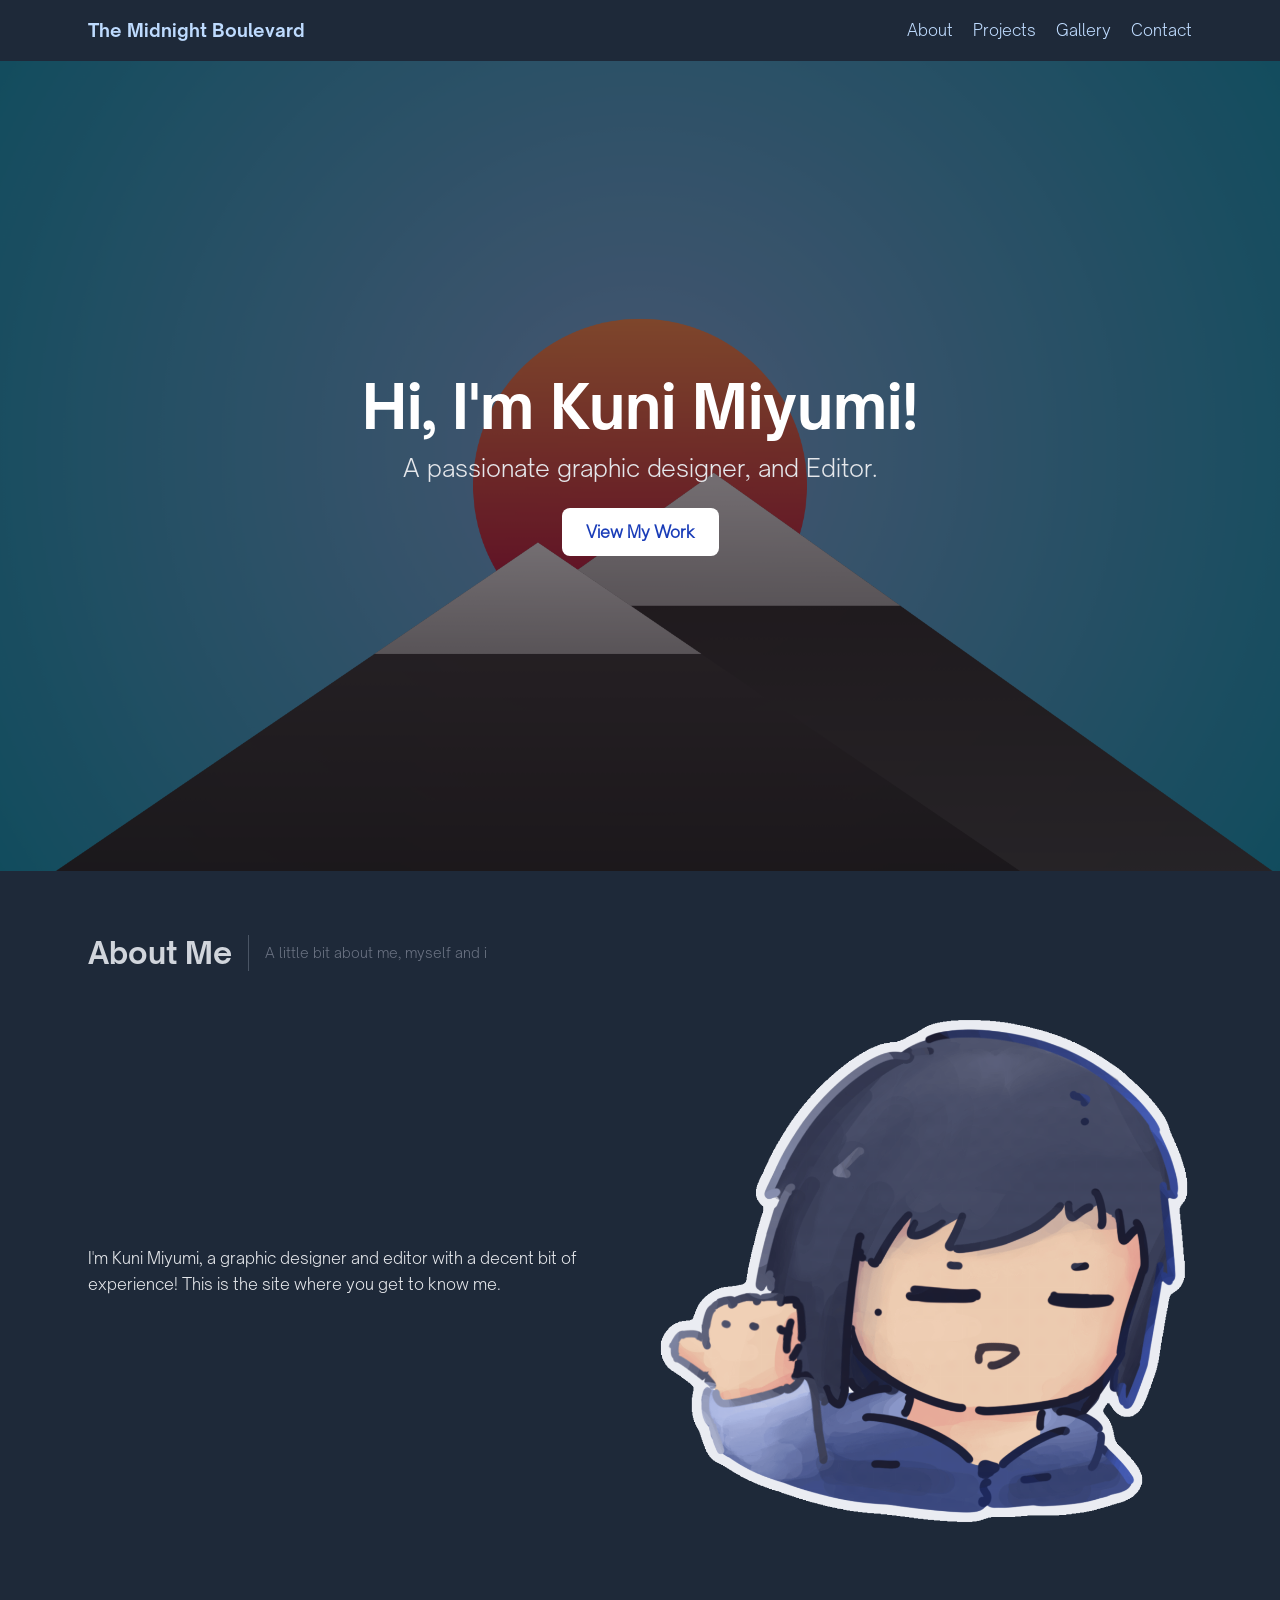
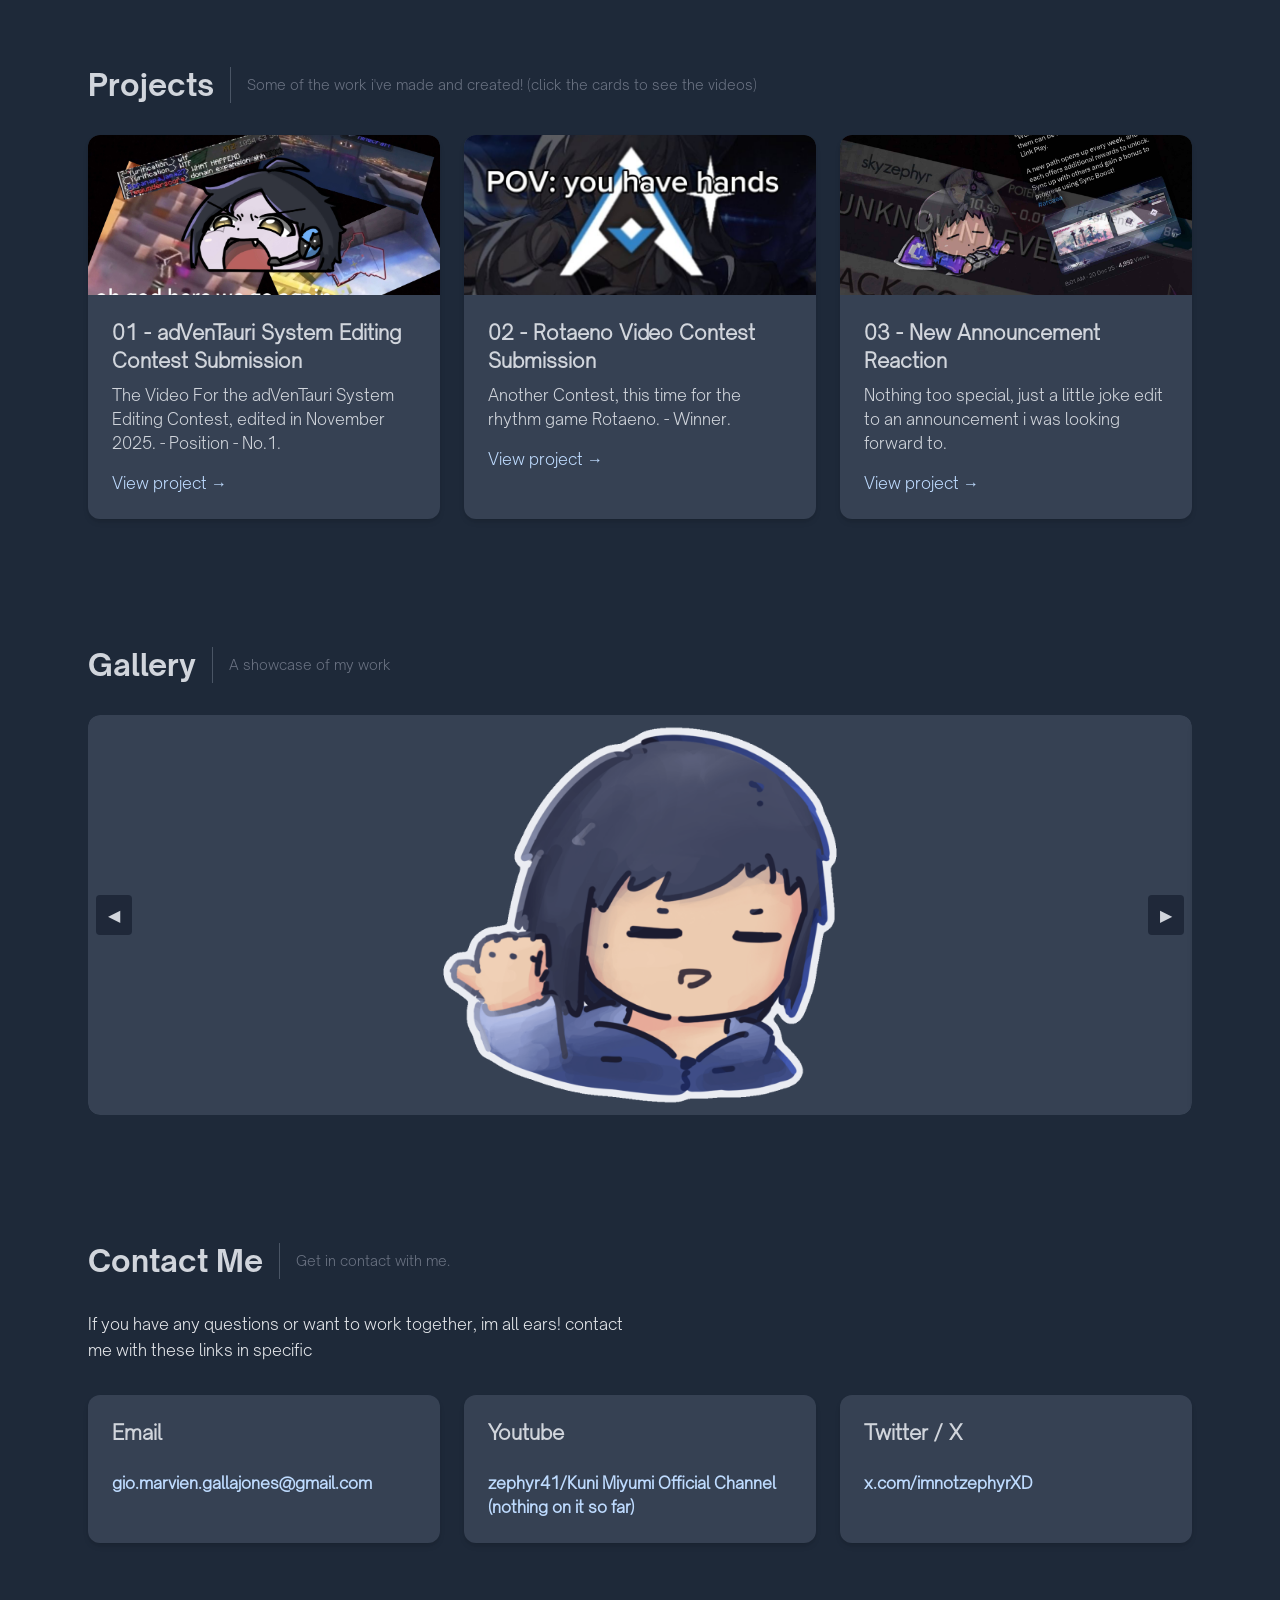
<file: index.html>
<!DOCTYPE html>
<html lang="en">
<head>
    <meta charset="UTF-8">
    <meta name="viewport" content="width=device-width, initial-scale=1.0">

    <link rel="stylesheet" href="styles.css">

    <link rel="stylesheet" href="https://github.com/marcologous/Open-Sauce-Fonts.git">

    <title>The Midnight Boulevard</title>
    <script src="scripts.js"></script>
    
</head>

<body class="bg-gray-800 text-gray-300 font-openSauceLight">

    <header class="sticky top-0 bg-gray-800 border-b border-gray-800 z-50">
      <nav class="max-w-6xl mx-auto flex justify-between items-center px-6 py-4">
        <strong class="text-lg font-openSauceBold"><a href="#" class="text-blue-200 hover:text-blue-600 transition duration-300">The Midnight Boulevard </a></strong>
        <div class="space-x-4 text-gray-600 font-medium">
          <a href="#aboutme" class="text-blue-200 hover:text-blue-600 transition duration-300">About</a>
          <a href="#projects" class="text-blue-200 hover:text-blue-600 transition duration-300">Projects</a>
          <a href="#gallery" class="text-blue-200 hover:text-blue-600 transition duration-300">Gallery</a>
          <a href="#contact" class="text-blue-200 hover:text-blue-600 transition duration-300">Contact</a>
        </div>
      </nav>
    </header>

    <main>
      <section class="min-h-[90vh] flex items-center justify-center text-center bg-fixed bg-cover bg-center relative text-white px-6" 
               style="background-image: url('./img/arizona\ ice\ tea\ ahh\ design.png');">
        <div class="absolute inset-0 bg-black/50"></div>
        <div class="relative z-10">
          <h1 class="text-4xl md:text-6xl font-bold font-openSauceBold">Hi, I'm Kuni Miyumi!</h1>
          <p class="text-lg md:text-2xl mt-4 text-gray-200">A passionate graphic designer, and Editor.</p>
          <button
            onclick="document.getElementById('projects').scrollIntoView()"
            class="mt-6 px-6 py-3 bg-white text-blue-800 font-semibold rounded-lg hover:bg-blue-100 transition"
          >
            View My Work
          </button>
        </div>
      </section>
      
      <section id="aboutme" class="max-w-6xl mx-auto px-6 py-16">
        <div class="flex items-center gap-4 mb-4 pb-4">
          <h2 class="text-3xl font-bold font-openSauceBold border-r border-gray-600 pr-4">About Me</h2>
          <span class="text-gray-500 text-sm">A little bit about me, myself and i</span>
        </div>

        <div class="grid md:grid-cols-2 gap-8 items-center">
          <p class="text-gray-200 leading-relaxed">
            I'm Kuni Miyumi, a graphic designer and editor with a decent bit of experience!
            This is the site where you get to know me.
          </p>

          <img
            src="./img/kuni.png"
            alt="Profile photo"
            class="rounded-xl w-full"
          >
        </div>
      </section>

      <section id="projects" class="max-w-6xl mx-auto px-6 py-16">
        <div class="flex items-center gap-4 mb-4 pb-4">
          <h2 class="text-3xl font-bold font-openSauceBold border-r border-gray-600 pr-4">Projects</h2>
          <span class="text-gray-500 text-sm">Some of the work i've made and created! (click the cards to see the videos)</span>
        </div>

        <div class="grid md:grid-cols-3 gap-6">
          <a href="https://youtu.be/_090pOO03QI?si=sJLnDybHLaA9oeXq" target="_blank" 
             class="bg-gray-700 rounded-xl shadow-md hover:-translate-y-1 hover:shadow-xl transition-all duration-300 overflow-hidden block group">
            <img src="./img/oh_god.jpg" alt="Project placeholder" class="w-full h-40 object-cover">
            <div class="p-6">
              <h3 class="text-xl font-semibold mb-2">01 - adVenTauri System Editing Contest Submission</h3>
              <p class="text-gray-300 mb-4">The Video For the adVenTauri System Editing Contest, edited in November 2025. - Position - No.1.</p>
              <span class="inline-block text-blue-200 group-hover:text-blue-300 font-medium">View project →</span>
            </div>
          </a>

          <a href="https://x.com/imnotzephyrXD/status/1798248301009211537?s=20" target="_blank"
             class="bg-gray-700 rounded-xl shadow-md hover:-translate-y-1 hover:shadow-xl transition-all duration-300 overflow-hidden block group">
            <img src="./img/hands.jpg" alt="Project placeholder" class="w-full h-40 object-cover">
            <div class="p-6">
              <h3 class="text-xl font-semibold mb-2">02 - Rotaeno Video Contest Submission</h3>
              <p class="text-gray-300 mb-4">Another Contest, this time for the rhythm game Rotaeno. - Winner.</p>
              <span class="inline-block text-blue-200 group-hover:text-blue-300 font-medium">View project →</span>
            </div>
          </a>

          <a href="https://x.com/imnotzephyrXD/status/2002190466411028498?s=20" target="_blank"
             class="bg-gray-700 rounded-xl shadow-md hover:-translate-y-1 hover:shadow-xl transition-all duration-300 overflow-hidden block group">
            <img src="./img/lv_0_20260312223817.jpg" alt="Project placeholder" class="w-full h-40 object-cover">
            <div class="p-6">
              <h3 class="text-xl font-semibold mb-2">03 - New Announcement Reaction</h3>
              <p class="text-gray-300 mb-4">Nothing too special, just a little joke edit to an announcement i was looking forward to.</p>
              <span class="inline-block text-blue-200 group-hover:text-blue-300 font-medium">View project →</span>
            </div>
          </a>
        </div>
      </section>

      <section id="gallery" class="max-w-6xl mx-auto px-6 py-16">
        <div class="flex items-center gap-4 mb-4 pb-4">
          <h2 class="text-3xl font-bold font-openSauceBold border-r border-gray-600 pr-4">Gallery</h2>
          <span class="text-gray-500 text-sm">A showcase of my work</span>
        </div>

        <div class="relative overflow-hidden h-[400px] rounded-xl w-full">
          <div id="carousel" class="flex items-center transition-transform duration-500 h-full">
            <div class="w-full h-full flex-shrink-0 bg-gray-700 rounded-xl shadow-md">
              <img src="./img/kuni.png" class="w-full h-full object-contain">
            </div>
            <div class="w-full h-full flex-shrink-0 bg-gray-700 rounded-xl shadow-md">
              <img src="./img/IMG20260211155407.jpg" class="w-full h-full object-contain">
            </div>
            <div class="w-full h-full flex-shrink-0 bg-gray-700 rounded-xl shadow-md">
              <img src="./img/IMG20251227144104.jpg" class="w-full h-full object-contain"> 
            </div>
            <div class="w-full h-full flex-shrink-0 bg-gray-700 rounded-xl shadow-md">
              <img src="./img/IMG20241107071025.jpg" class="w-full h-full object-contain">
            </div>
          </div>

          <button onclick="prevSlide()" 
            class="absolute left-2 top-1/2 -translate-y-1/2 bg-gray-900/60 px-3 py-2 rounded hover:bg-gray-900/80 transition">
            ◀
          </button>
          <button onclick="nextSlide()" 
            class="absolute right-2 top-1/2 -translate-y-1/2 bg-gray-900/60 px-3 py-2 rounded hover:bg-gray-900/80 transition">
            ▶
          </button>
        </div>
      </section>

      <section id="contact" class="max-w-6xl mx-auto px-6 py-16">
        <div class="flex items-center gap-4 mb-4 pb-4">
          <h2 class="text-3xl font-bold font-openSauceBold border-r border-gray-600 pr-4">Contact Me</h2>
          <span class="text-gray-500 text-sm">Get in contact with me.</span>
        </div>
        <div class="grid md:grid-cols-2 gap-8 items-center">
          <p class="text-gray-200 leading-relaxed">
            If you have any questions or want to work together, im all ears! contact me with these links in specific
          </p>
        </div>
        <div class="grid md:grid-cols-3 gap-6 mt-8">
          <div class="bg-gray-700 p-6 rounded-xl shadow-md hover:-translate-y-1 transition">
            <h3 class="text-xl font-semibold mb-2">Email</h3>
            <a
              href="mailto:gio.marvien.gallajones@gmail.com" 
              class="inline-block mt-4 font-semibold text-blue-200 hover:underline"
            >
              gio.marvien.gallajones@gmail.com
            </a>
          </div>
          <div class="bg-gray-700 p-6 rounded-xl shadow-md hover:-translate-y-1 transition">
            <h3 class="text-xl font-semibold mb-2">Youtube</h3>
            <a
              href="https://youtube.com/@overdeadzephyr?si=nSWPLMuy66MocX6Y" 
              target="_blank" 
              class="inline-block mt-4 font-semibold text-blue-200 hover:underline"
            >
              zephyr41/Kuni Miyumi Official Channel (nothing on it so far)
            </a>
          </div>
          <div class="bg-gray-700 p-6 rounded-xl shadow-md hover:-translate-y-1 transition">
            <h3 class="text-xl font-semibold mb-2">Twitter / X</h3>
            <a
              href="https://x.com/imnotzephyrXD" 
              target="_blank" 
              class="inline-block mt-4 font-semibold text-blue-200 hover:underline"
            >
              x.com/imnotzephyrXD
            </a>
          </div>
        </div>
      </section>
    </main>
</body>
</html>
</file>
<file: styles.css>
@font-face {
  font-family: openSauceBold; 
  src: url(./fonts/OpenSauceSans-Bold.otf); 
}
@font-face {
    font-family: openSauceLight;
    src: url(./fonts/OpenSauceOne-Light.otf);
}

.font-openSauceBold {
  font-family: openSauceBold; 
}

.font-openSauceLight {
  font-family: openSauceLight;
}

html {
    scroll-behavior: smooth;
}

body {
    font-family: 'Open Sauce', sans-serif ;
}
</file>
